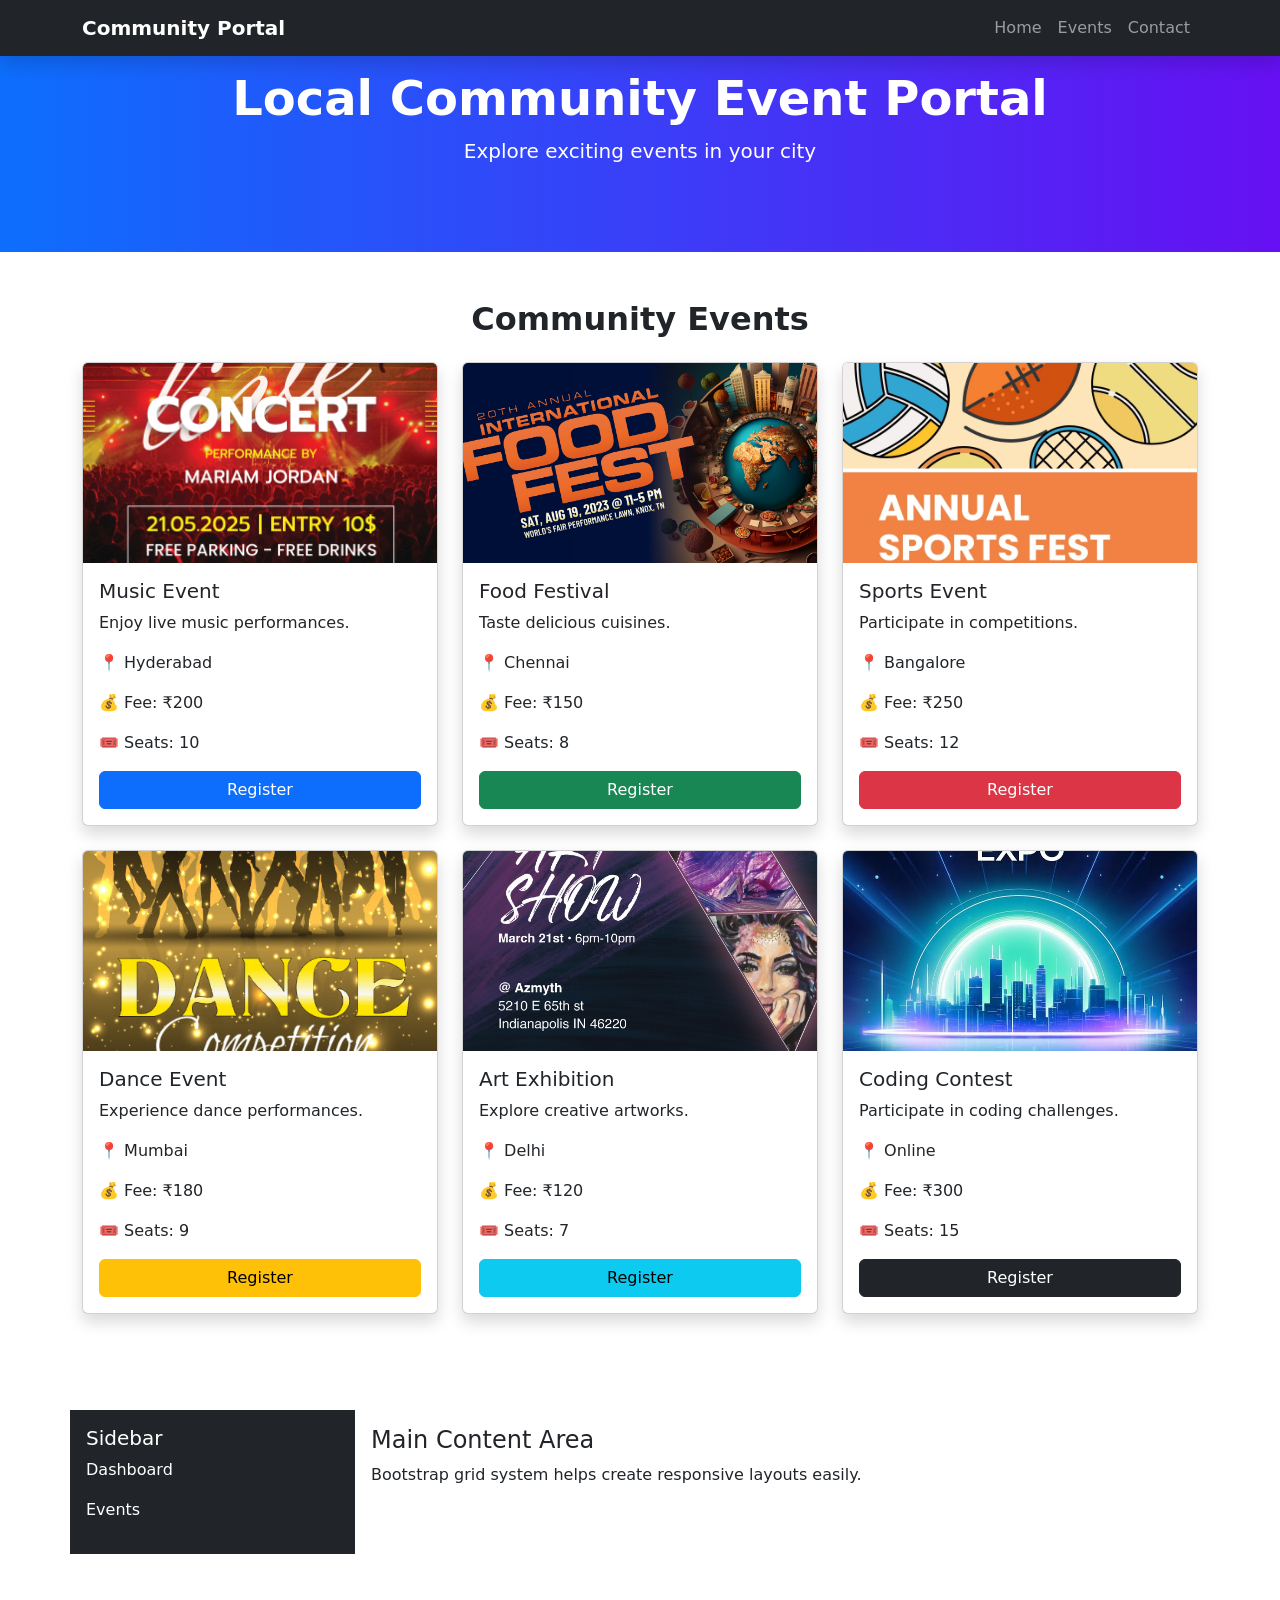
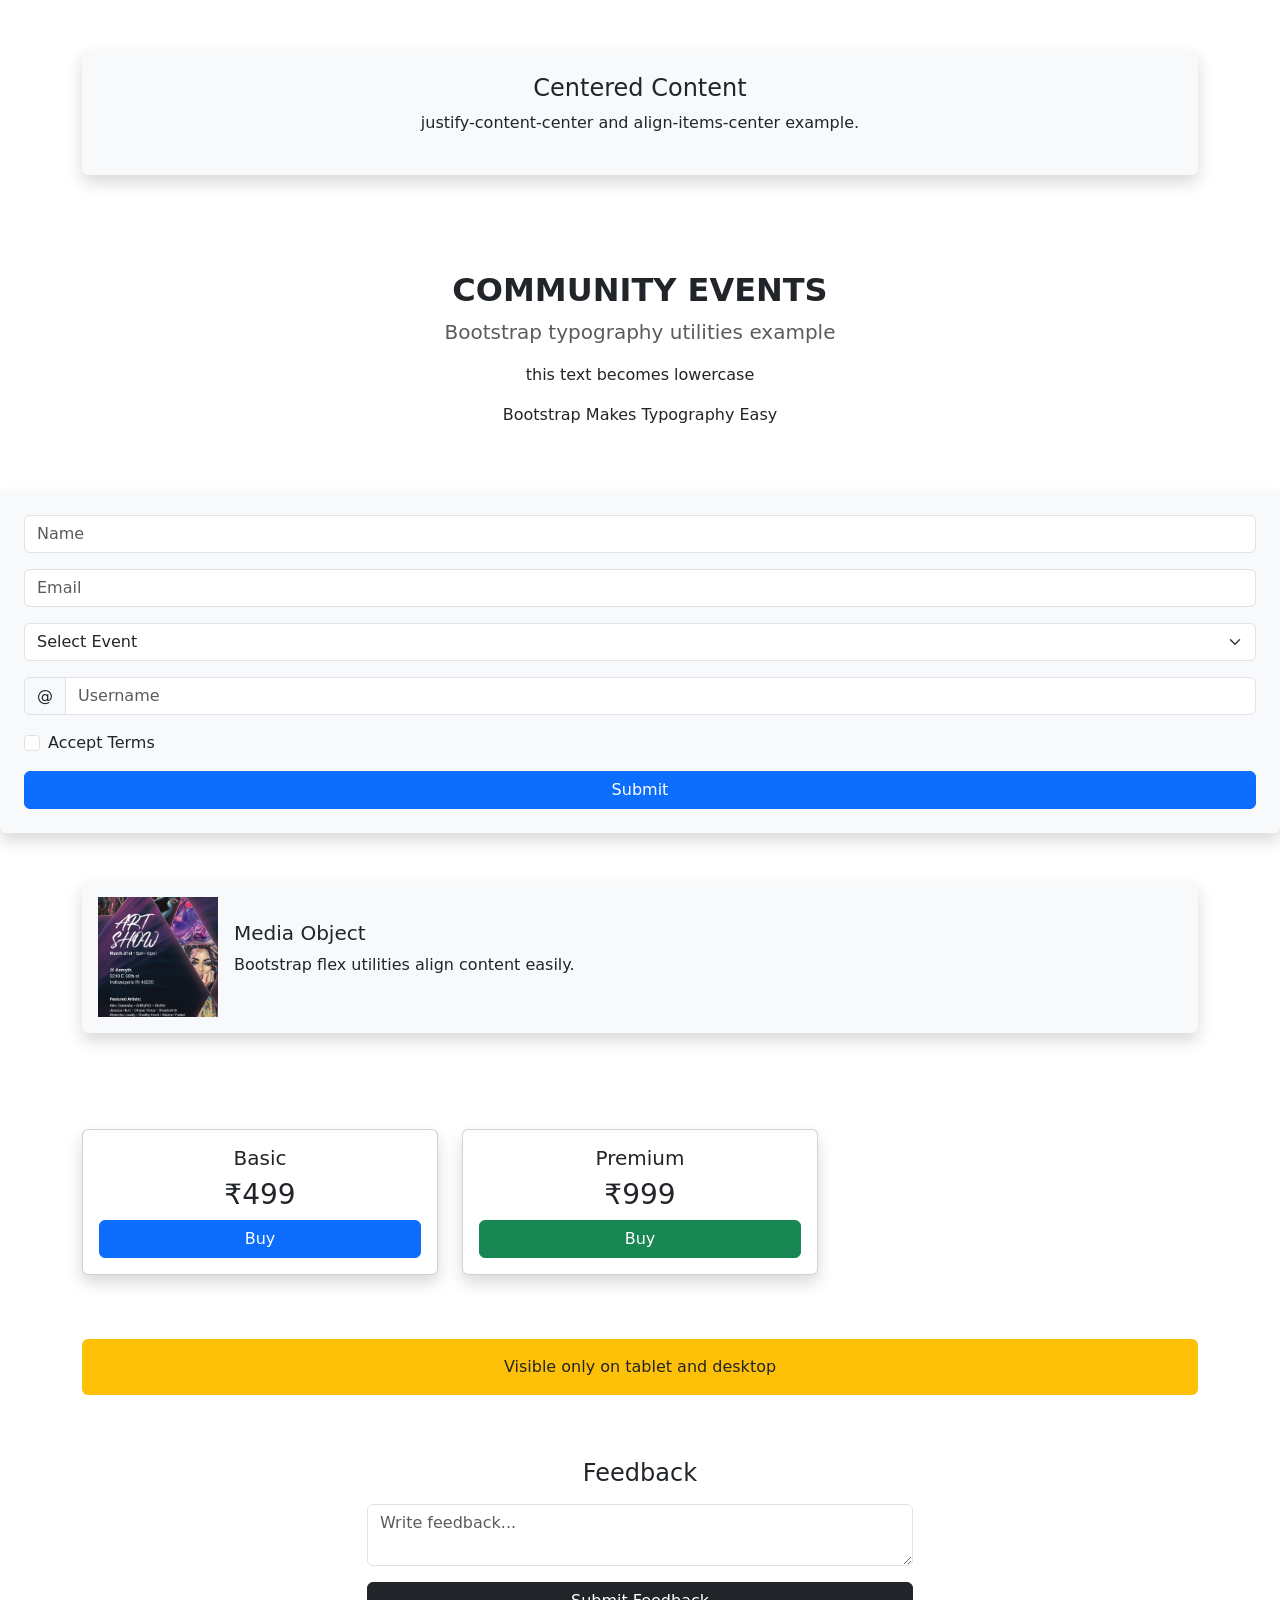
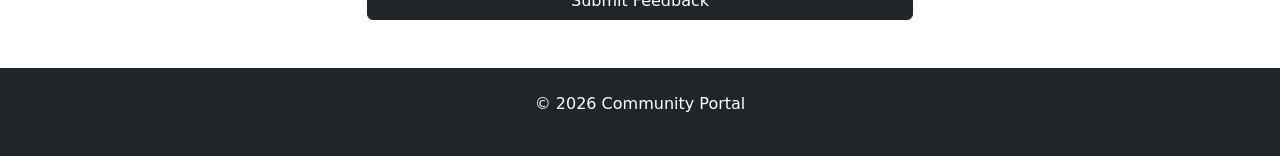
<file: bootstrap-community-portal/index.html>
<!DOCTYPE html>
<html lang="en">

<head>
<meta charset="UTF-8">
<meta name="viewport" content="width=device-width, initial-scale=1.0">

<title>Local Community Event Portal</title>

<link href="https://cdn.jsdelivr.net/npm/bootstrap@5.3.3/dist/css/bootstrap.min.css" rel="stylesheet">
<link href="https://cdn.jsdelivr.net/npm/bootstrap-icons@1.11.3/font/bootstrap-icons.css" rel="stylesheet">
<link rel="stylesheet" href="style.css">
</head>

<body>

<!-- NAVBAR (FULL RESPONSIVE FIX) -->
<nav class="navbar navbar-expand-lg navbar-dark bg-dark fixed-top shadow">
<div class="container">

<a class="navbar-brand fw-bold">Community Portal</a>

<button class="navbar-toggler" data-bs-toggle="collapse" data-bs-target="#nav">
<span class="navbar-toggler-icon"></span>
</button>

<div class="collapse navbar-collapse" id="nav">

<ul class="navbar-nav ms-auto">
<li class="nav-item"><a class="nav-link">Home</a></li>
<li class="nav-item"><a class="nav-link">Events</a></li>
<li class="nav-item"><a class="nav-link">Contact</a></li>
</ul>

</div>
</div>
</nav>

<!-- HERO -->
<section class="hero text-white text-center">
<div class="container">
<h1 class="display-5 fw-bold">Local Community Event Portal</h1>
<p class="lead">Explore exciting events in your city</p>
</div>
</section>

<!-- EVENTS (FULL CONTENT KEPT) -->
<section class="container py-5">

<h2 class="text-center fw-bold mb-4">Community Events</h2>

<div class="row g-4">

<!-- EVENT 1 -->
<div class="col-12 col-md-6 col-lg-4">
<div class="card shadow">

<img src="event1.jpg" class="card-img-top">

<div class="card-body">

<h5>Music Event</h5>
<p>Enjoy live music performances.</p>
<p>📍 Hyderabad</p>
<p>💰 Fee: ₹200</p>
<p>🎟️ Seats: <span id="seat1">10</span></p>

<button class="btn btn-primary w-100 register" data-seat="seat1">
Register
</button>

</div>
</div>
</div>

<!-- EVENT 2 -->
<div class="col-12 col-md-6 col-lg-4">
<div class="card shadow">

<img src="event2.jpg" class="card-img-top">

<div class="card-body">

<h5>Food Festival</h5>
<p>Taste delicious cuisines.</p>
<p>📍 Chennai</p>
<p>💰 Fee: ₹150</p>
<p>🎟️ Seats: <span id="seat2">8</span></p>

<button class="btn btn-success w-100 register" data-seat="seat2">
Register
</button>

</div>
</div>
</div>

<!-- EVENT 3 -->
<div class="col-12 col-md-6 col-lg-4">
<div class="card shadow">

<img src="event3.jpg" class="card-img-top">

<div class="card-body">

<h5>Sports Event</h5>
<p>Participate in competitions.</p>
<p>📍 Bangalore</p>
<p>💰 Fee: ₹250</p>
<p>🎟️ Seats: <span id="seat3">12</span></p>

<button class="btn btn-danger w-100 register" data-seat="seat3">
Register
</button>

</div>
</div>
</div>

<!-- EVENT 4 -->
<div class="col-12 col-md-6 col-lg-4">
<div class="card shadow">

<img src="event4.jpg" class="card-img-top">

<div class="card-body">

<h5>Dance Event</h5>
<p>Experience dance performances.</p>
<p>📍 Mumbai</p>
<p>💰 Fee: ₹180</p>
<p>🎟️ Seats: <span id="seat4">9</span></p>

<button class="btn btn-warning w-100 register" data-seat="seat4">
Register
</button>

</div>
</div>
</div>

<!-- EVENT 5 -->
<div class="col-12 col-md-6 col-lg-4">
<div class="card shadow">

<img src="event5.jpg" class="card-img-top">

<div class="card-body">

<h5>Art Exhibition</h5>
<p>Explore creative artworks.</p>
<p>📍 Delhi</p>
<p>💰 Fee: ₹120</p>
<p>🎟️ Seats: <span id="seat5">7</span></p>

<button class="btn btn-info w-100 register" data-seat="seat5">
Register
</button>

</div>
</div>
</div>

<!-- EVENT 6 -->
<div class="col-12 col-md-6 col-lg-4">
<div class="card shadow">

<img src="event6.jpg" class="card-img-top">

<div class="card-body">

<h5>Coding Contest</h5>
<p>Participate in coding challenges.</p>
<p>📍 Online</p>
<p>💰 Fee: ₹300</p>
<p>🎟️ Seats: <span id="seat6">15</span></p>

<button class="btn btn-dark w-100 register" data-seat="seat6">
Register
</button>

</div>
</div>
</div>

</div>
</section>

<!-- SIDEBAR -->
<section class="container py-5">

<div class="row">

<div class="col-12 col-md-3 bg-dark text-white p-3 text-center text-md-start">
<h5>Sidebar</h5>
<p>Dashboard</p>
<p>Events</p>
</div>

<div class="col-12 col-md-9 p-3">
<h4>Main Content Area</h4>
<p>Bootstrap grid system helps create responsive layouts easily.</p>
</div>

</div>

</section>

<!-- CENTER -->
<section class="container py-5">

<div class="text-center bg-light p-4 rounded shadow">
<h4>Centered Content</h4>
<p>justify-content-center and align-items-center example.</p>
</div>

</section>

<!-- TYPOGRAPHY -->
<section class="container text-center py-5">

<h2 class="fw-bold text-uppercase">Community Events</h2>

<p class="lead text-muted">Bootstrap typography utilities example</p>

<p class="text-lowercase">THIS TEXT BECOMES LOWERCASE</p>
<p class="text-capitalize">bootstrap makes typography easy</p>

</section>

<form id="regForm" class="bg-light p-4 rounded shadow">

<input id="name" class="form-control mb-3" placeholder="Name">

<input id="email" class="form-control mb-3" placeholder="Email">

<select id="eventSelect" class="form-select mb-3">
    <option value="">Select Event</option>
    <option>Music Event</option>
    <option>Food Festival</option>
    <option>Sports Event</option>
    <option>Dance Event</option>
    <option>Art Exhibition</option>
    <option>Coding Contest</option>
</select>

<div class="input-group mb-3">
<span class="input-group-text">@</span>
<input id="username" class="form-control" placeholder="Username">
</div>

<div class="form-check mb-3">
<input id="terms" type="checkbox" class="form-check-input">
<label>Accept Terms</label>
</div>

<button class="btn btn-primary w-100" type="submit">
Submit
</button>

</form>

</div>
</div>

</section>

<!-- MEDIA -->
<section class="container py-5">

<div class="d-flex flex-column flex-md-row align-items-center gap-3 bg-light p-3 rounded shadow">

<img src="event5.jpg" class="img-fluid media-img">

<div>
<h5>Media Object</h5>
<p>Bootstrap flex utilities align content easily.</p>
</div>

</div>

</section>

<!-- PRICING -->
<section class="container py-5">

<div class="row g-4">

<div class="col-12 col-md-4">
<div class="card text-center p-3 shadow">
<h5>Basic</h5>
<h3>₹499</h3>
<button class="btn btn-primary w-100">Buy</button>
</div>
</div>

<div class="col-12 col-md-4">
<div class="card text-center p-3 shadow">
<h5>Premium</h5>
<h3>₹999</h3>
<button class="btn btn-success w-100">Buy</button>
</div>
</div>

</div>

</section>

<!-- VISIBILITY -->
<section class="container py-3">

<div class="d-none d-md-block bg-warning p-3 text-center rounded">
Visible only on tablet and desktop
</div>

</section>

<!-- FEEDBACK -->
<section class="container py-5">

<h4 class="text-center mb-3">Feedback</h4>

<div class="row justify-content-center">
<div class="col-md-6">

<textarea id="feedback" class="form-control mb-3" placeholder="Write feedback..."></textarea>
<button class="btn btn-dark w-100" onclick="submitFeedback()">
Submit Feedback
</button>

</div>
</div>

</section>

<!-- FOOTER -->
<footer class="bg-dark text-white text-center p-4">
<p>© 2026 Community Portal</p>
</footer>

<script src="https://cdn.jsdelivr.net/npm/bootstrap@5.3.3/dist/js/bootstrap.bundle.min.js"></script>
<script src="main.js"></script>

</body>
</html>
</file>
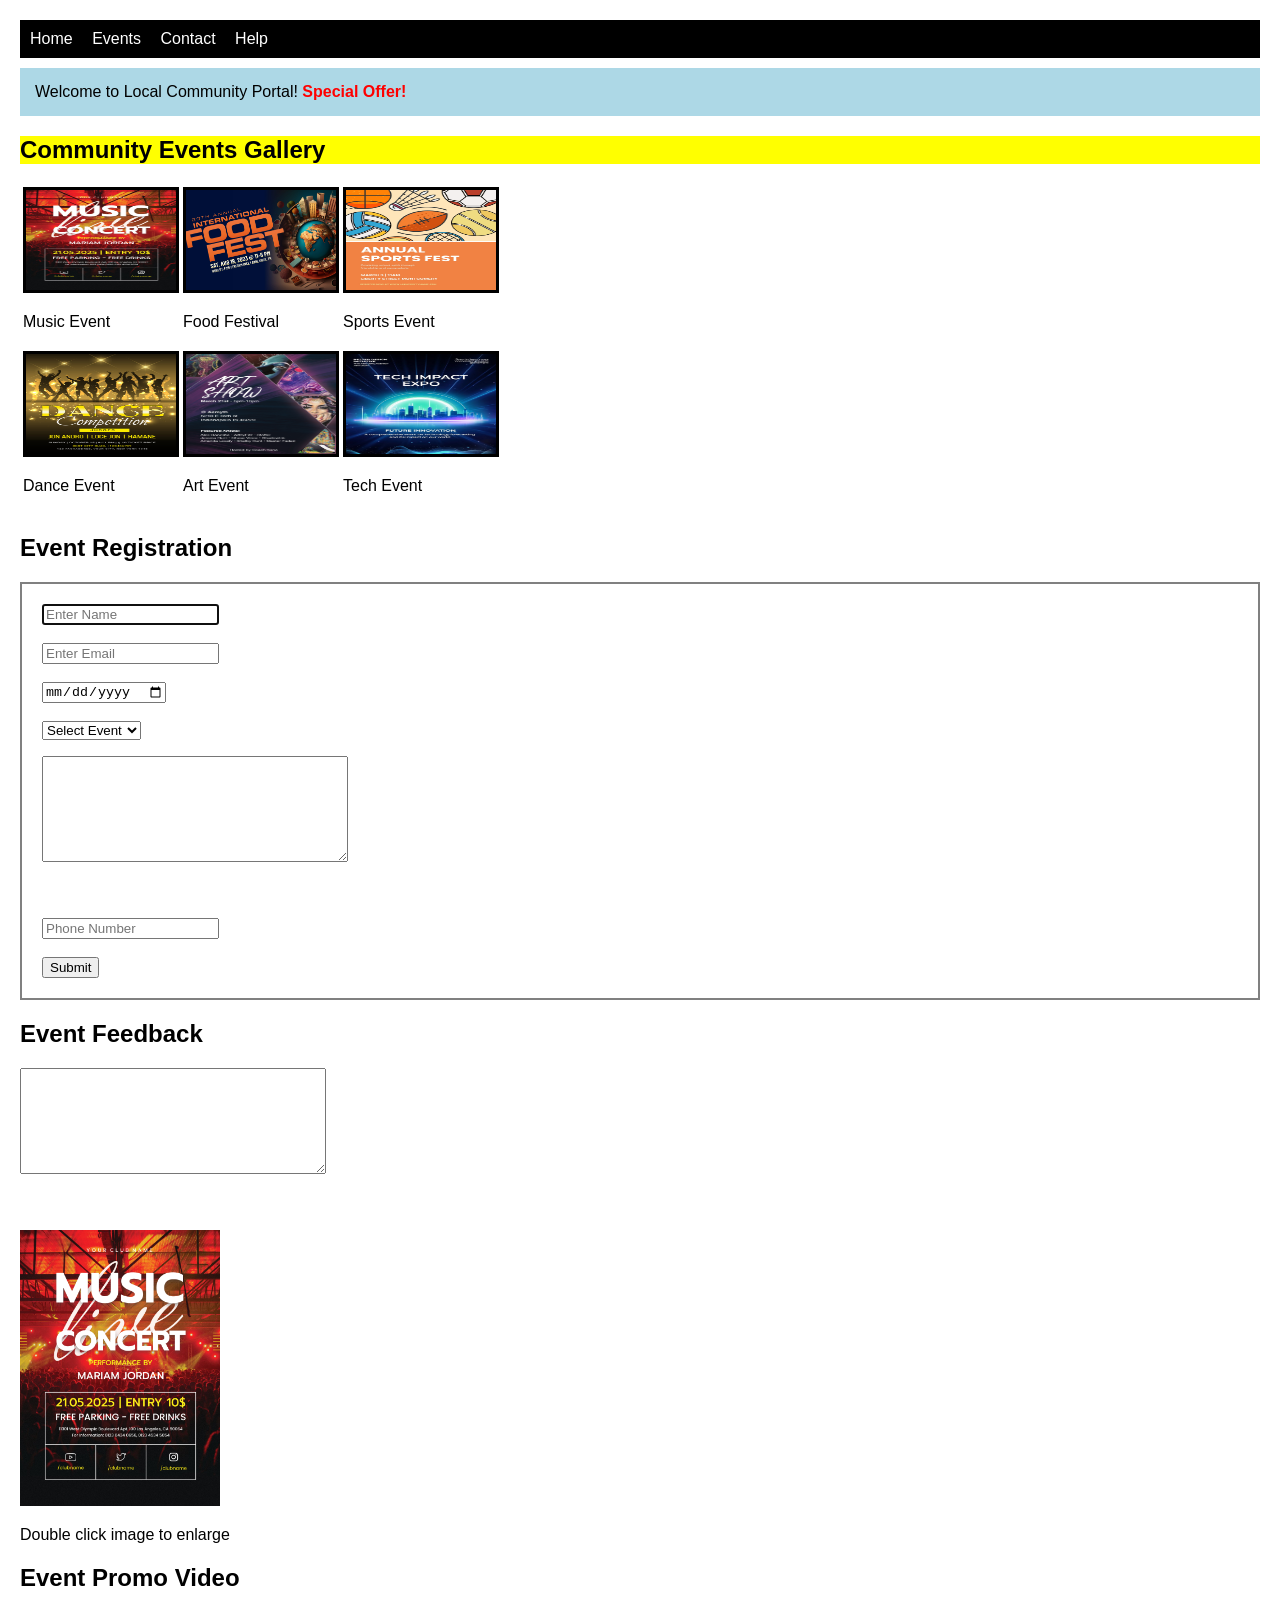
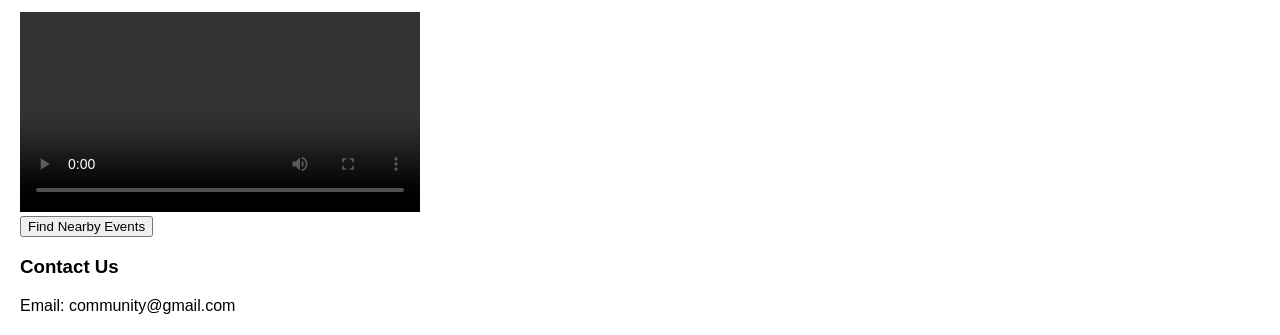
<file: HTML5_Community_Portal/index.html>
<!DOCTYPE html>
<html lang="en">

<head>
    <meta charset="UTF-8">
    <meta name="viewport" content="width=device-width, initial-scale=1.0">
    <title>Local Community Event Portal</title>

    <link rel="stylesheet" href="style.css">
</head>

<body onunload="return confirmExit()">

    <!-- Navigation Section -->

    <nav>
        <a href="#home">Home</a>
        <a href="#events">Events</a>
        <a href="#contact">Contact</a>
        <a href="help.html" target="_blank">Help</a>
    </nav>

    <!-- Home Section -->

    <section id="home">

        <div id="welcomeBanner">
            Welcome to Local Community Portal!

            <span style="color:red; font-weight:bold;">
                Special Offer!
            </span>

        </div>

    </section>

    <!-- Events Section -->

    <section id="events">

        <h2 class="highlight">Community Events Gallery</h2>

        <table>

            <tr>

                <td>
                    <img src="event1.jpg"
                         alt="Music Event"
                         title="Music Event"
                         class="gallery">

                    <p>Music Event</p>
                </td>

                <td>
                    <img src="event2.jpg"
                         alt="Food Festival"
                         title="Food Festival"
                         class="gallery">

                    <p>Food Festival</p>
                </td>

                <td>
                    <img src="event3.jpg"
                         alt="Sports Event"
                         title="Sports Event"
                         class="gallery">

                    <p>Sports Event</p>
                </td>

            </tr>

            <tr>

                <td>
                    <img src="event4.jpg"
                         alt="Dance Event"
                         title="Dance Event"
                         class="gallery">

                    <p>Dance Event</p>
                </td>

                <td>
                    <img src="event5.jpg"
                         alt="Art Event"
                         title="Art Event"
                         class="gallery">

                    <p>Art Event</p>
                </td>

                <td>
                    <img src="event6.jpg"
                         alt="Tech Event"
                         title="Tech Event"
                         class="gallery">

                    <p>Tech Event</p>
                </td>

            </tr>

        </table>

    </section>

    <!-- Registration Form -->

    <section>

        <h2>Event Registration</h2>

        <form>

            <input type="text"
                   placeholder="Enter Name"
                   required
                   autofocus>

            <br><br>

            <input type="email"
                   placeholder="Enter Email"
                   required>

            <br><br>

            <input type="date">

            <br><br>

            <select onchange="showFee(this.value)"
                    id="eventType">

                <option>Select Event</option>

                <option value="100">
                    Music Event
                </option>

                <option value="200">
                    Sports Event
                </option>

                <option value="300">
                    Tech Event
                </option>

            </select>

            <p id="fee"></p>

            <textarea
                placeholder="Enter Message"
                onkeyup="countChars(this)">
            </textarea>

            <p id="charCount"></p>

            <br><br>

            <input type="tel"
                   placeholder="Phone Number"
                   onblur="validatePhone(this)">

            <br><br>

            <button type="button"
                    onclick="showConfirmation()">

                Submit

            </button>

            <output id="outputMessage"></output>

        </form>

    </section>

    <!-- Feedback Section -->

    <section>

        <h2>Event Feedback</h2>

        <textarea id="feedback"
                  placeholder="Enter your feedback"
                  onkeyup="countFeedbackChars(this)">
        </textarea>

        <p id="feedbackCount"></p>

        <br><br>

        <img src="event1.jpg"
             width="200"
             ondblclick="enlargeImage(this)">

        <p>
            Double click image to enlarge
        </p>

    </section>

    <!-- Video Section -->

    <section>

        <h2>Event Promo Video</h2>

        <video width="400"
               controls
               oncanplay="videoReady()">

            <source src="event.mp4"
                    type="video/mp4">

        </video>

    </section>

    <!-- Geolocation -->

    <section>

        <button onclick="findLocation()">
            Find Nearby Events
        </button>

        <p id="location"></p>

    </section>

    <!-- Footer -->

    <footer id="contact">

        <h3>Contact Us</h3>

        <p>Email: community@gmail.com</p>

    </footer>

    <script src="script.js"></script>

</body>

</html>
</file>
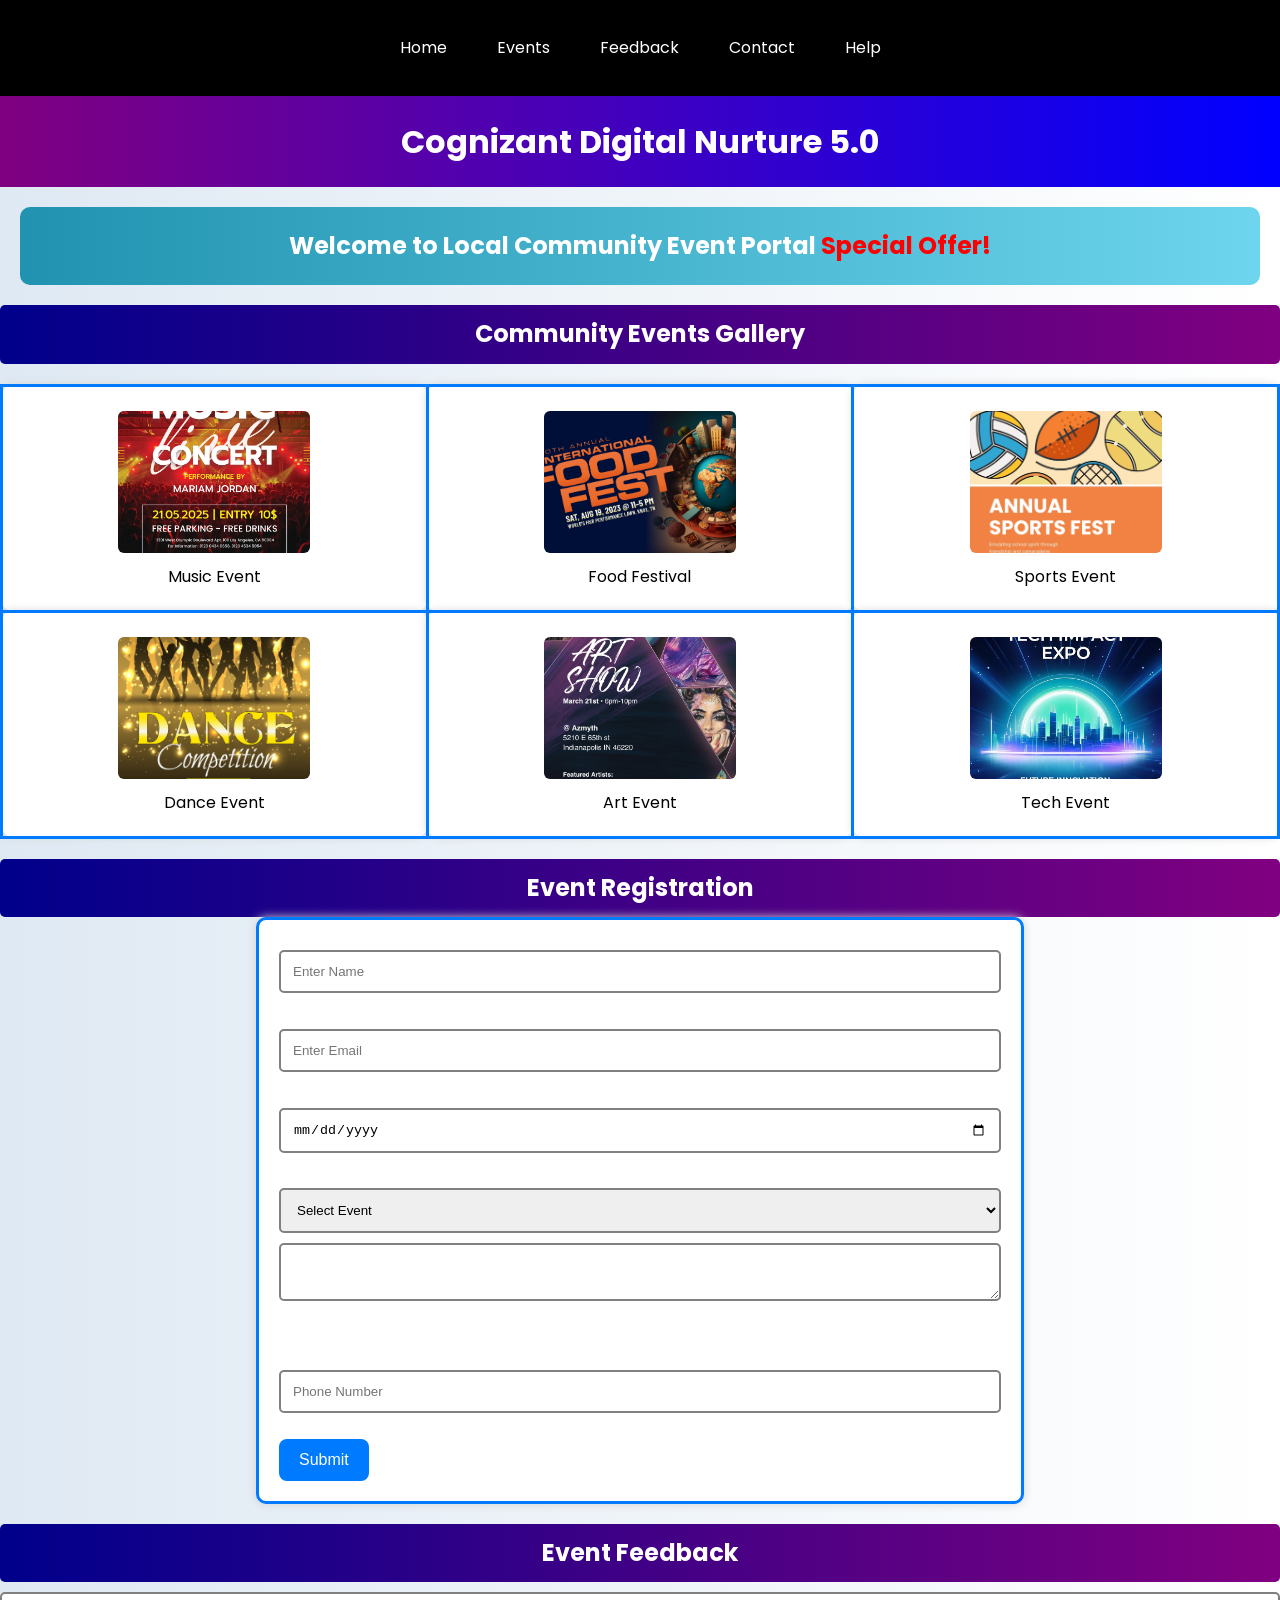
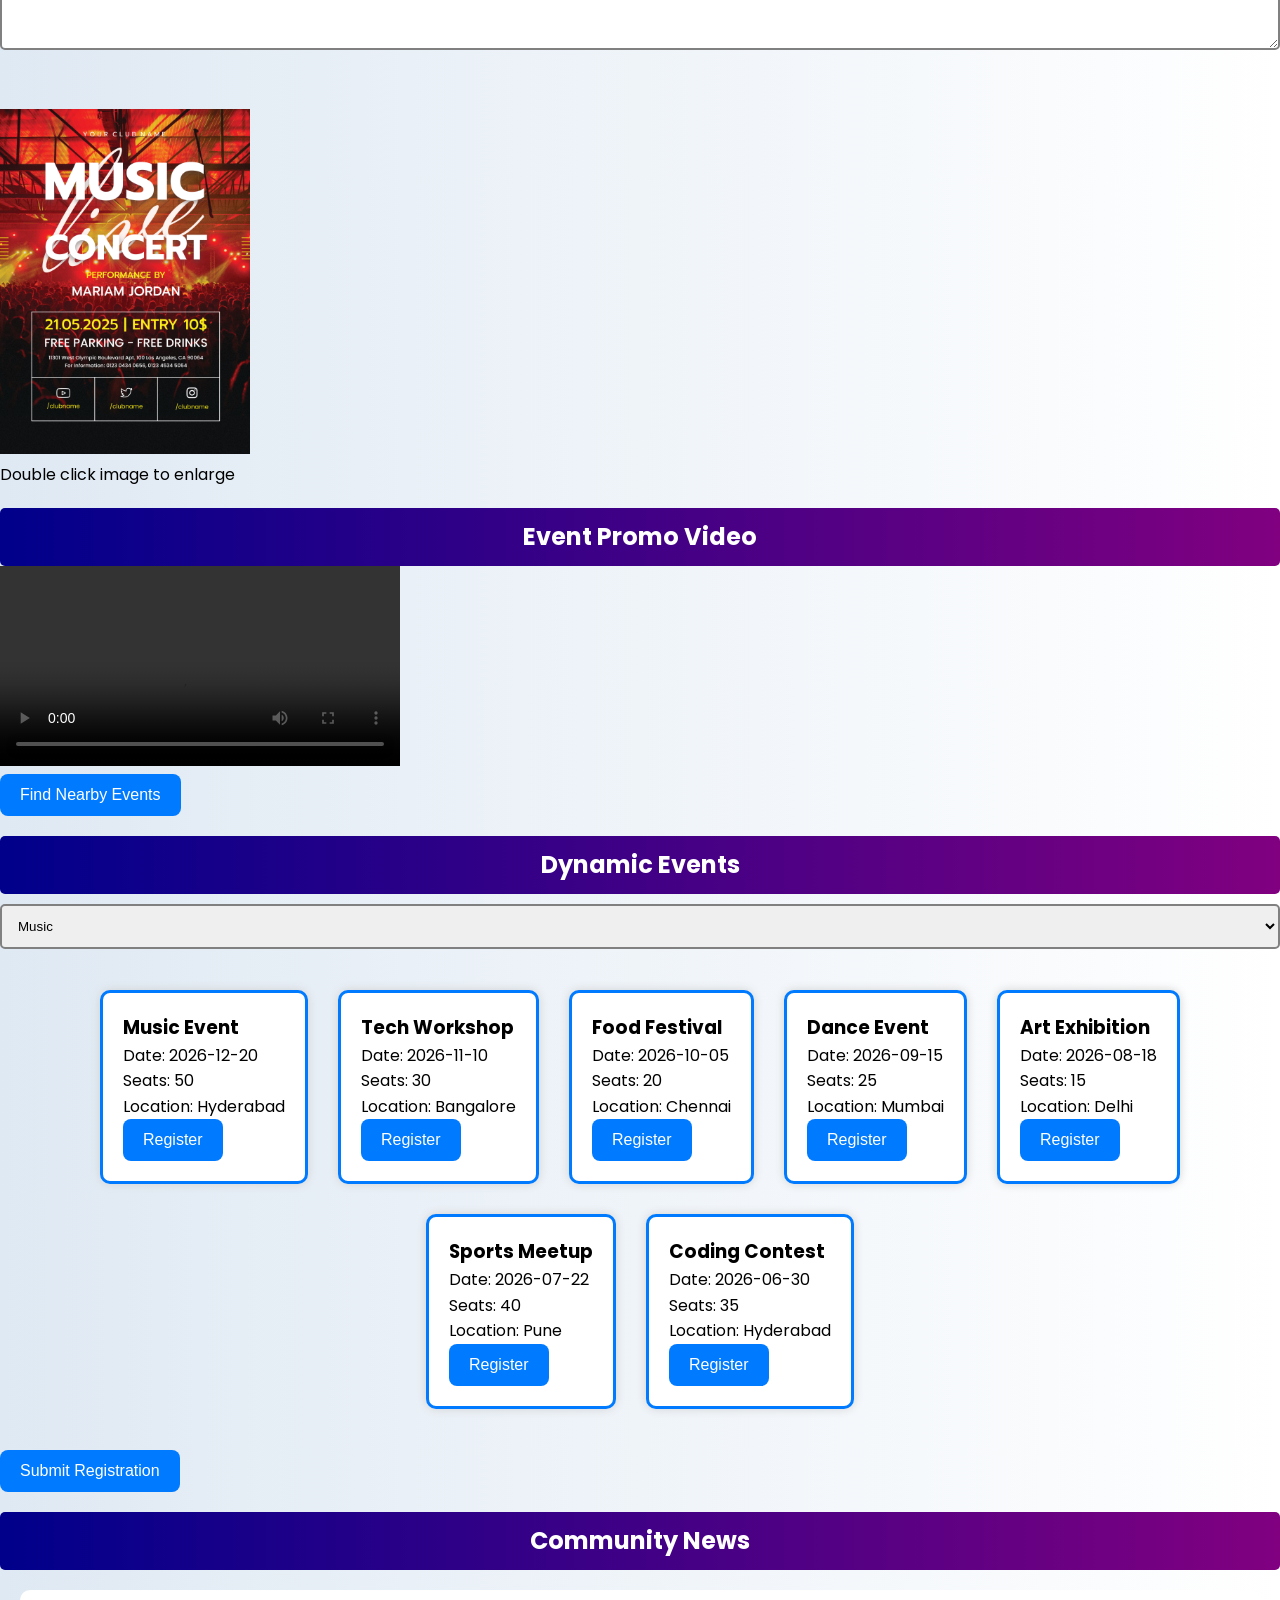
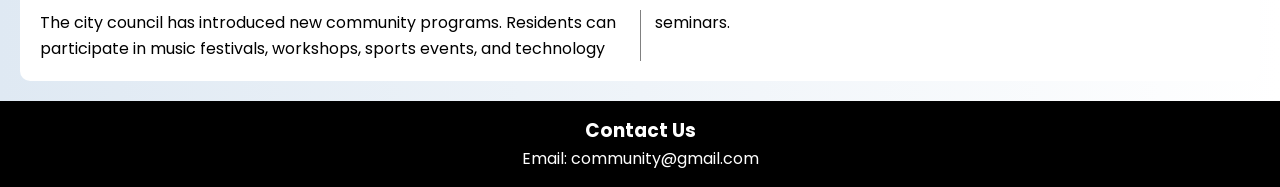
<file: JavaScript_Community_Portal/index.html>
<!DOCTYPE html>
<html lang="en">

<head>

    <meta charset="UTF-8">

    <meta name="viewport"
          content="width=device-width, initial-scale=1.0">

    <title>
        Local Community Event Portal
    </title>

    <script src="https://code.jquery.com/jquery-3.7.1.min.js"></script>

    <link rel="stylesheet"
          href="style.css">

</head>

<body>

    <!-- Navigation -->

    <nav>

        <a href="#home">Home</a>

        <a href="#events">Events</a>

        <a href="#feedback">Feedback</a>

        <a href="#contact">Contact</a>

        <a href="help.html"
           target="_blank">

            Help
        </a>

    </nav>

    <!-- Header -->

    <h1 id="mainHeader">

        Cognizant Digital Nurture 5.0

    </h1>

    <!-- Welcome Banner -->

    <section id="home">

        <div id="welcomeBanner">

            Welcome to Local Community Event Portal

            <span style="color:red;
                         font-weight:bold;">

                Special Offer!

            </span>

        </div>

    </section>

    <!-- Events Gallery -->

    <section id="events">

        <h2>
            Community Events Gallery
        </h2>

        <table>

            <tr>

                <td class="eventCard">

                    <img src="event1.jpg"
                         class="gallery">

                    <p>Music Event</p>

                </td>

                <td class="eventCard">

                    <img src="event2.jpg"
                         class="gallery">

                    <p>Food Festival</p>

                </td>

                <td class="eventCard">

                    <img src="event3.jpg"
                         class="gallery">

                    <p>Sports Event</p>

                </td>

            </tr>

            <tr>

                <td class="eventCard">

                    <img src="event4.jpg"
                         class="gallery">

                    <p>Dance Event</p>

                </td>

                <td class="eventCard">

                    <img src="event5.jpg"
                         class="gallery">

                    <p>Art Event</p>

                </td>

                <td class="eventCard">

                    <img src="event6.jpg"
                         class="gallery">

                    <p>Tech Event</p>

                </td>

            </tr>

        </table>

    </section>

    <!-- Registration Form -->

    <section>

        <h2>
            Event Registration
        </h2>

        <form id="registrationForm">

            <input type="text"
                   name="name"
                   placeholder="Enter Name"
                   required>

            <br><br>

            <input type="email"
                   name="email"
                   placeholder="Enter Email"
                   required>

            <br><br>

            <input type="date">

            <br><br>

            <select id="eventType"
                    onchange="showFee(this.value)">

                <option value="">
                    Select Event
                </option>

                <option value="100">
                    Music Event
                </option>

                <option value="150">
                    Dance Event
                </option>

                <option value="200">
                    Sports Event
                </option>

                <option value="250">
                    Art Event
                </option>

                <option value="300">
                    Tech Event
                </option>

                <option value="350">
                    Food Festival
                </option>

            </select>

            <p id="fee"></p>

            <textarea placeholder="Enter Message"
                      onkeyup="countChars(this)">
            </textarea>

            <p id="charCount"></p>

            <br><br>

            <input type="tel"
                   placeholder="Phone Number"
                   onblur="validatePhone(this)">

            <br><br>

            <button type="submit">

                Submit

            </button>

        </form>

    </section>

    <!-- Feedback -->

    <section id="feedback">

        <h2>
            Event Feedback
        </h2>

        <textarea id="feedbackText"
                  placeholder="Enter Feedback"
                  onkeyup="countFeedbackChars(this)">
        </textarea>

        <p id="feedbackCount"></p>

        <br><br>

        <img src="event1.jpg"
             width="250"
             ondblclick="enlargeImage(this)">

        <p>
            Double click image to enlarge
        </p>

    </section>

    <!-- Video -->

    <section>

        <h2>
            Event Promo Video
        </h2>

        <video width="400"
               controls>

            <source src="event.mp4"
                    type="video/mp4">

        </video>

    </section>

    <!-- Geolocation -->

    <section>

        <button onclick="findLocation()">

            Find Nearby Events

        </button>

        <p id="location"></p>

    </section>

    <!-- Dynamic Events -->

    <section>

        <h2>
            Dynamic Events
        </h2>

        <select id="categoryFilter"
                onchange="filterEventsByCategory()">

            <option>
                Music
            </option>

            <option>
                Technology
            </option>

            <option>
                Food
            </option>

        </select>

        <br><br>

        <div id="eventsContainer"></div>

        <br>

        <button id="registerBtn"
                onclick="submitRegistration()">

            Submit Registration

        </button>

        <p id="loading"></p>

    </section>

    <!-- News -->

    <section>

        <h2>
            Community News
        </h2>

        <div class="newsArticle">

            The city council has introduced
            new community programs.

            Residents can participate in
            music festivals, workshops,
            sports events, and technology
            seminars.

        </div>

    </section>

    <!-- Footer -->

    <footer id="contact">

        <h3>
            Contact Us
        </h3>

        <p>
            Email:
            community@gmail.com
        </p>

    </footer>

    <script src="main.js"></script>

</body>

</html>
</file>
<file: bootstrap-community-portal/style.css>
body {
    overflow-x: hidden;
}

.hero {
    background: linear-gradient(to right, #0d6efd, #6610f2);
    padding: 70px 0;
    color: white;
}

.card-img-top {
    height: 200px;
    object-fit: cover;
}

.card {
    transition: 0.3s;
}

.card:hover {
    transform: translateY(-5px);
}

.media-img {
    width: 120px;
    height: 120px;
    object-fit: cover;
}
</file>
<file: HTML5_Community_Portal/style.css>
body {
    font-family: Arial;
    margin: 20px;
}

nav {
    background-color: black;
    padding: 10px;
}

nav a {
    color: white;
    margin-right: 15px;
    text-decoration: none;
}

#welcomeBanner {
    background-color: lightblue;
    padding: 15px;
    margin-top: 10px;
}

.highlight {
    background-color: yellow;
}

.gallery {
    width: 150px;
    height: 100px;
    border: 3px solid black;
}

table {
    margin-top: 20px;
}

form {
    margin-top: 20px;
    padding: 20px;
    border: 2px solid gray;
}

textarea {
    width: 300px;
    height: 100px;
}
</file>
<file: JavaScript_Community_Portal/style.css>
@import url('https://fonts.googleapis.com/css2?family=Poppins:wght@300;400;600&display=swap');

*{
    margin:0;
    padding:0;
    box-sizing:border-box;
}

body{
    font-family:'Poppins',sans-serif;
    background:linear-gradient(to right,#dfe9f3,#ffffff);
    color:black;
    line-height:1.6;
}

nav{
    display:flex;
    justify-content:center;
    background:black;
    padding:15px;
}

nav a{
    color:white;
    text-decoration:none;
    margin:10px;
    padding:10px 15px;
}

nav a:hover{
    background:orange;
    border-radius:5px;
}

#mainHeader{
    text-align:center;
    padding:20px;
    color:white;
    background:linear-gradient(to right,purple,blue);
}

#welcomeBanner{
    background:linear-gradient(to right,#2193b0,#6dd5ed);
    padding:20px;
    text-align:center;
    font-size:24px;
    font-weight:bold;
    margin:20px;
    border-radius:10px;
    color:white;
}

h2{
    text-align:center;
    background:linear-gradient(to right,darkblue,purple);
    color:white;
    padding:10px;
    margin-top:20px;
    border-radius:5px;
}

.eventCard{
    padding:20px;
    margin:15px;
    border:3px solid #007BFF;
    border-radius:10px;
    background:white;
    box-shadow:0px 0px 10px lightgray;
}

.gallery{
    width:200px;
    height:150px;
    border-radius:10px;
    object-fit:cover;
    border:4px solid white;
    transition:0.3s;
}

.gallery:hover{
    transform:scale(1.05);
}

table{
    width:100%;
    text-align:center;
    margin-top:20px;
    border-collapse:collapse;
}

td{
    padding:15px;
}

form{
    width:60%;
    margin:auto;
    padding:20px;
    background:white;
    border:3px solid #007BFF;
    border-radius:10px;
    box-shadow:0px 0px 10px lightgray;
}

input,
select,
textarea{
    width:100%;
    padding:12px;
    margin-top:10px;
    border:2px solid gray;
    border-radius:5px;
}

input:focus,
textarea:focus,
select:focus{
    outline:3px solid orange;
}

button{
    background:#007BFF;
    color:white;
    padding:12px 20px;
    border:none;
    border-radius:8px;
    cursor:pointer;
    font-size:16px;
}

button:hover{
    background:darkblue;
}

#eventsContainer{
    display:flex;
    flex-wrap:wrap;
    justify-content:center;
}

.newsArticle{
    column-count:2;
    column-gap:30px;
    column-rule:1px solid gray;
    padding:20px;
    margin:20px;
    background:white;
    border-radius:10px;
}

footer{
    background:black;
    color:white;
    text-align:center;
    padding:15px;
    margin-top:20px;
}

@media screen and (max-width:768px){

    nav{
        flex-direction:column;
        align-items:center;
    }

    .gallery{
        width:120px;
        height:100px;
    }

    form{
        width:90%;
    }

    .newsArticle{
        column-count:1;
    }
}
</file>
